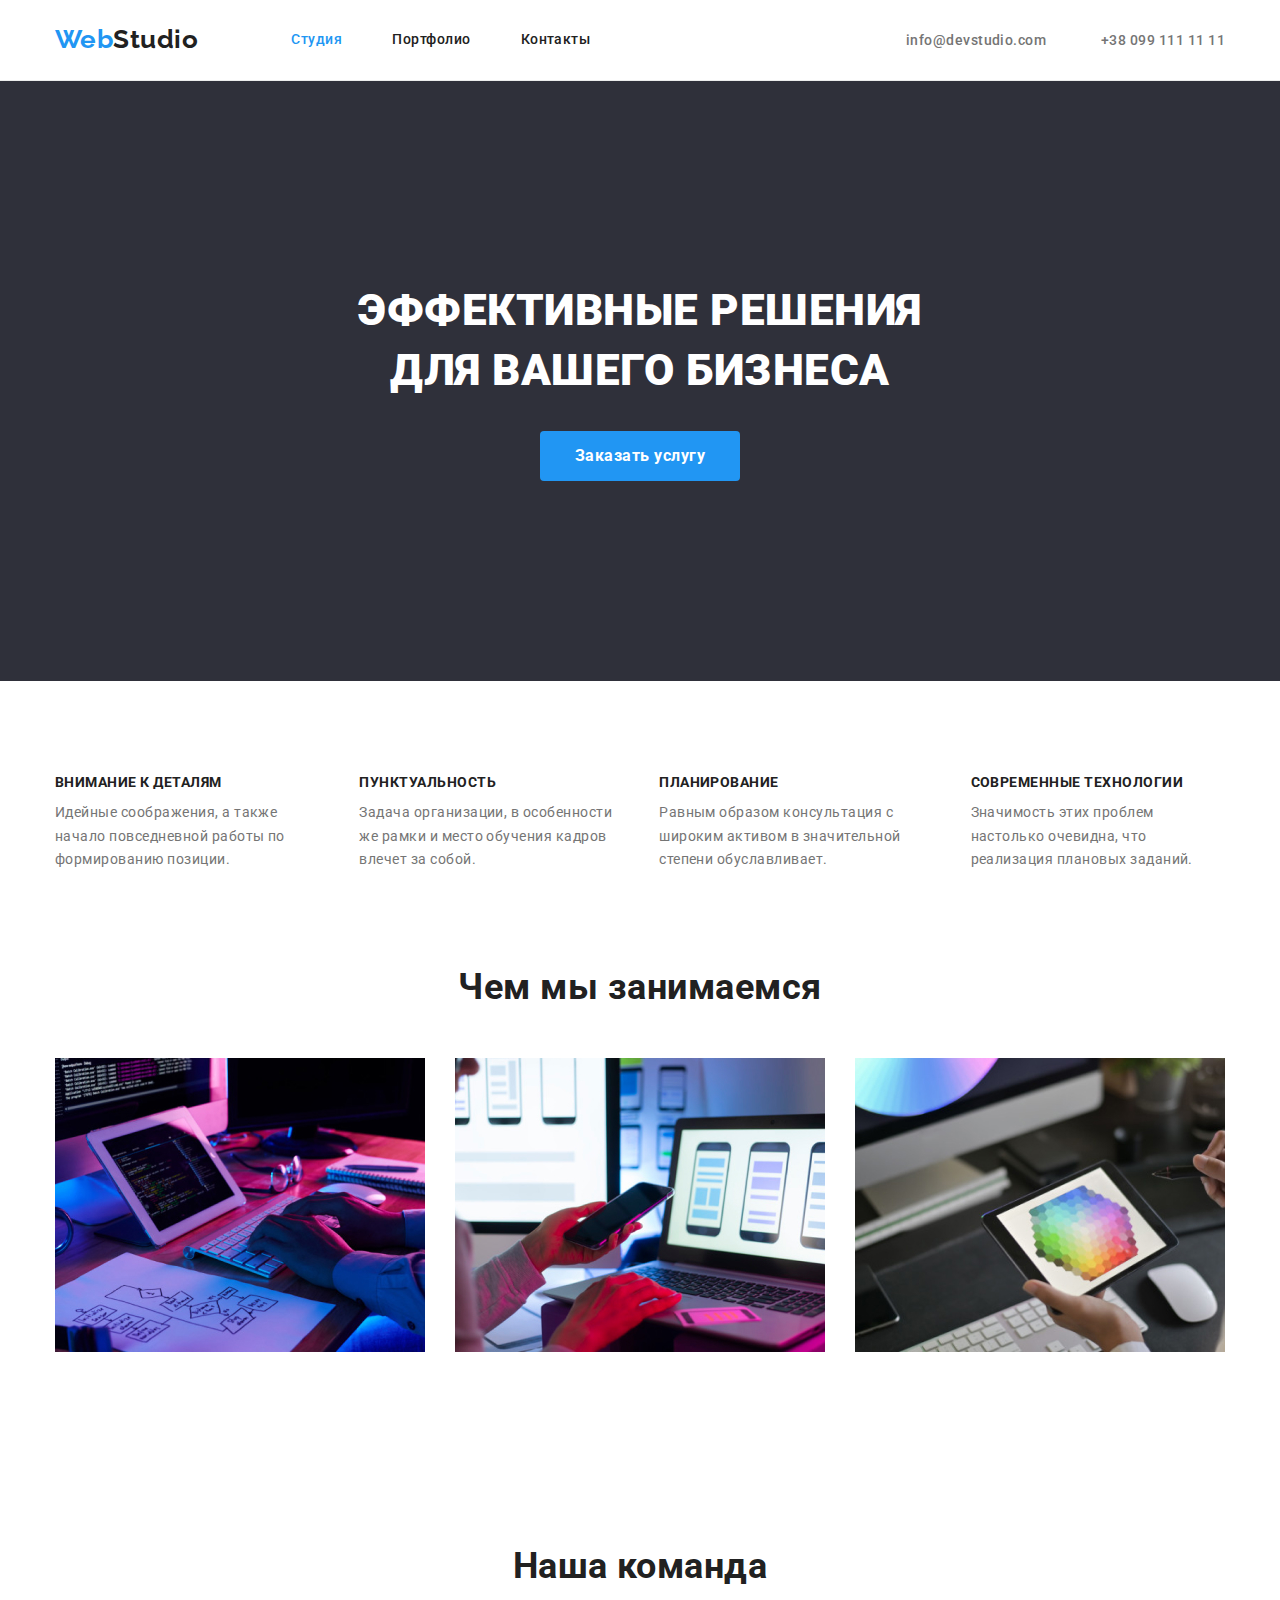
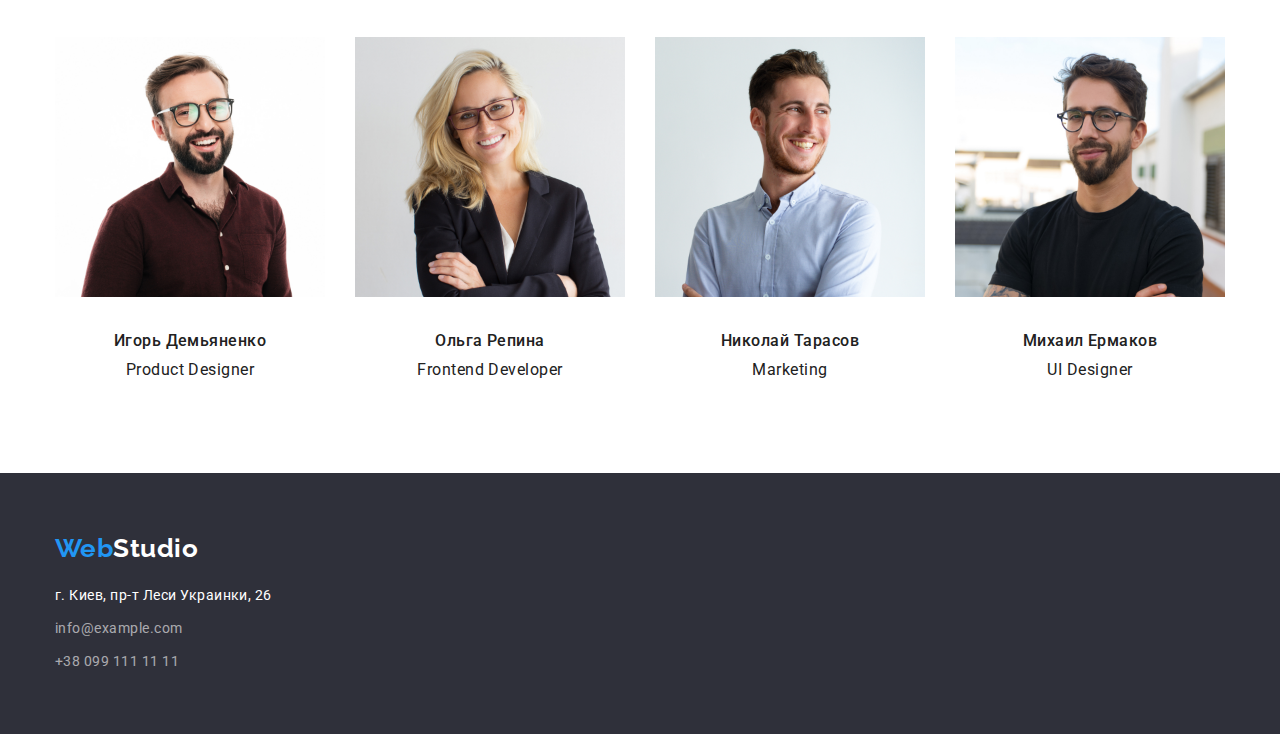
<file: index.html>
<!DOCTYPE html>
<html lang="ru">
<head>
    <meta charset="UTF-8">
    <meta name="viewport" content="width=device-width, initial-scale=1.0">
    <title>Студия</title>
    <link rel="preconnect" href="https://fonts.gstatic.com">
    <link href="https://fonts.googleapis.com/css2?family=Raleway:wght@700&family=Roboto:wght@400;500;700;900&display=swap"
          rel="stylesheet">
    <link rel="stylesheet" href="https://cdnjs.cloudflare.com/ajax/libs/modern-normalize/1.0.0/modern-normalize.min.css">
    <link rel="stylesheet" href="./css/styles.css">
</head>
<body>
    <!-- Шапка сайта -->
    <header class="page-header line">
        <div class="container main-nav">
        <nav class="flex">
            <a href="./index.html" class="logotype"><span class="logo">Web</span>Studio</a>
            <ul class="site-nav">
                <li class="item"><a href="" class="link current">Студия</a></li>
                <li class="item"><a href="./portfolio.html" class="link">Портфолио</a></li>
                <li class="item"><a href="" class="link">Контакты</a></li>
            </ul>
        </nav>
        <address class="address-list">
            <a href="mailto:info@devstudio.com" class="address">info@devstudio.com</a>
            <a href="tel:+380991111111" class="address">+38 099 111 11 11</a>
        </address>
        </div>
    </header>

    <main>
    <!-- Герой -->
    <section class="hero">
        <h1 class="hero-title">Эффективные решения<br> для вашего бизнеса</h1>
        <a href="" class="hero-link">Заказать услугу</a>
    </section>

    <!-- Преимущества -->
    <section class="section">
        <div class="container">
        <!-- Заголовок скрыть! -->
        <h2 class="none">Преимущества</h2>
        <ul class="feature-list">
            <li class="feature-item">
                <h3 class="paragraph-title">Внимание к деталям</h3>
                <p class="section-paragraph">Идейные соображения, а также начало повседневной работы по формированию позиции.</p>
            </li>
            <li class="feature-item">
                <h3 class="paragraph-title">Пунктуальность</h3>
                <p class="section-paragraph">Задача организации, в особенности же рамки и место обучения кадров влечет за собой.</p>
            </li>
            <li class="feature-item">
                <h3 class="paragraph-title">Планирование</h3>
                <p class="section-paragraph">Равным образом консультация с широким активом в значительной степени обуславливает.</p>
            </li>
            <li class="feature-item">
                <h3 class="paragraph-title">Современные технологии</h3>
                <p class="section-paragraph">Значимость этих проблем настолько очевидна, что реализация плановых заданий.</p>
            </li>
        </ul>
        </div>
    </section>

    <!-- Чем мы занимаемся -->
    <section class="section class">
        <div class="container">
        <h2 class="section-title">Чем мы занимаемся</h2>
        <ul class="section-list">
            <li class="section-item"> 
                <img src="./images/r1.jpg" alt="Написание кода" width="370">
            </li>
            <li class="section-item">
                <a href="">
                    <img src="./images/r2.jpg" alt="Сравнение функций" width="370">
                </a>
            </li>
            <li class="section-item">
                <a href="">
                    <img src="./images/r3.jpg" alt="Оформление дизайна" width="370">
                </a>
            </li>
        </ul>
        </div>
    </section>

    <!-- Команда -->
    <section class="section">
        <div class="container">
        <h2 class="section-title">Наша команда</h2>
        <ul class="team">
            <li class="team-item">
                <img src="./images/img1.jpg" alt="Личная фотография" width="270">
                <h3 class="title-team">Игорь Демьяненко</h3>
                <p class="text-team">Product Designer</p>
            </li>
            <li class="team-item">
                <img src="./images/img2.jpg" alt="Личная фотография" width="270">
                <h3 class="title-team">Ольга Репина</h3>
                <p class="text-team">Frontend Developer</p>
            </li>
            <li class="team-item">
                <img src="./images/img3.jpg" alt="Личная фотография" width="270">
                <h3 class="title-team">Николай Тарасов</h3>
                <p class="text-team">Marketing</p>
            </li>
            <li class="team-item">
                <img src="./images/img4.jpg" alt="Личная фотография" width="270">
                <h3 class="title-team">Михаил Ермаков</h3>
                <p class="text-team">UI Designer</p>
            </li>
        </ul>
        </div>
    </section>
    </main>

    <footer class="footer">
        <div class="container">
        <a href="./index.html" class="logotype"><span class="logo">Web</span>Studio</a>
        <address class="footer-address">
            г. Киев, пр-т Леси Украинки, 26 <br />
            <a href="mailto:info@example.com" class="footer-link">info@example.com</a>
            <a href="tel:+380991111111" class="footer-link">+38 099 111 11 11</a>
        </address>
        </div>
    </footer>
</body>
</html>
</file>
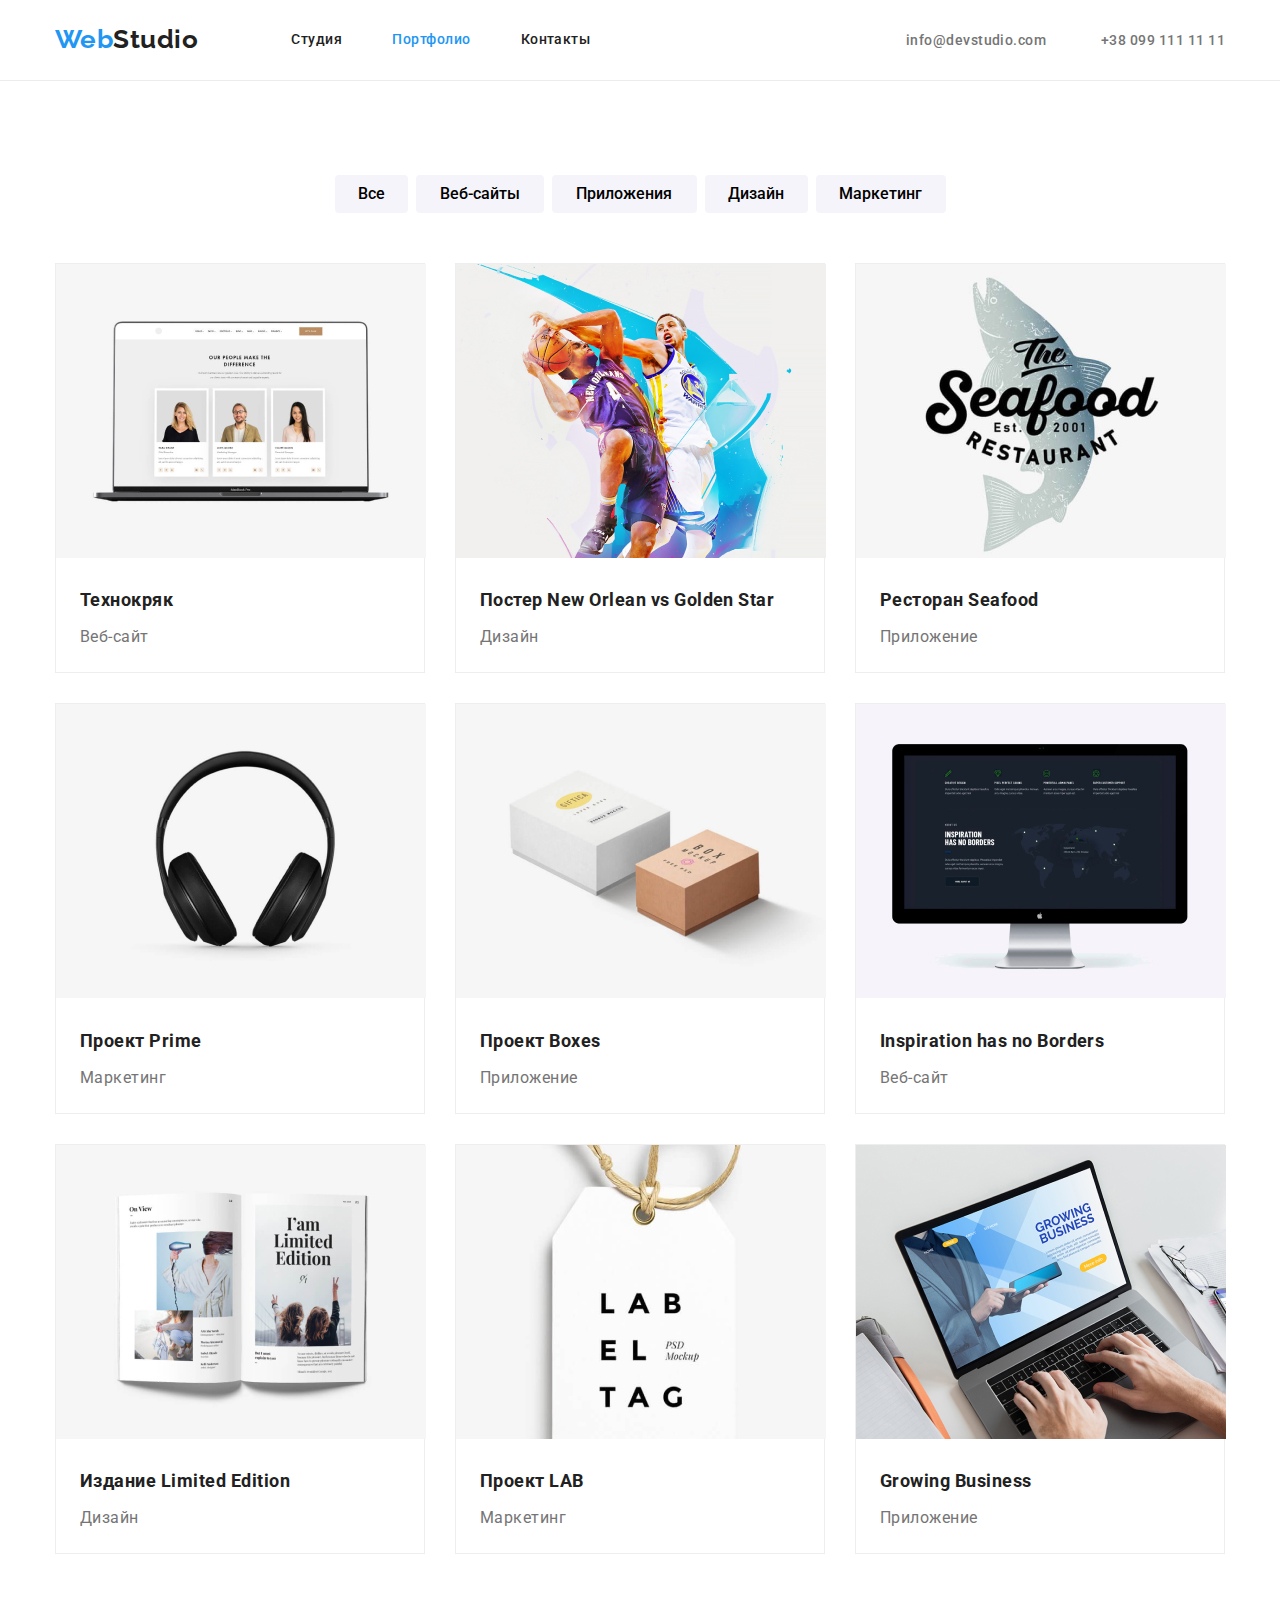
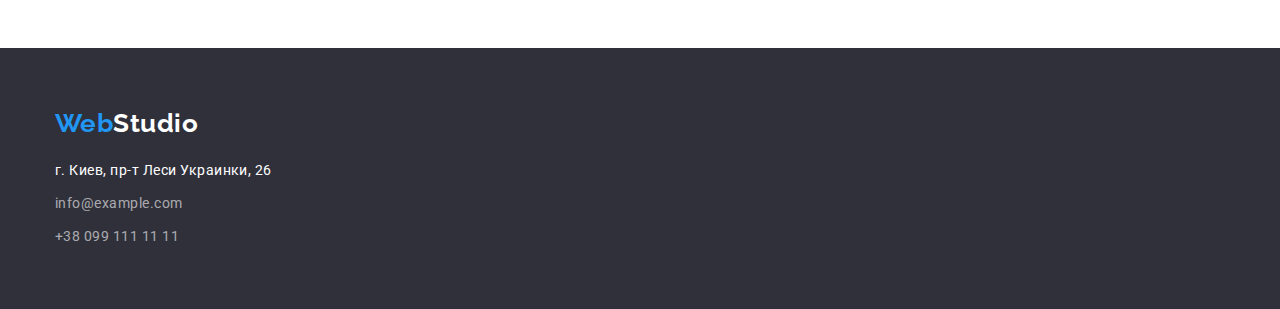
<file: portfolio.html>
<!DOCTYPE html>
<html lang="ru">
<head>
    <meta charset="UTF-8">
    <meta name="viewport" content="width=device-width, initial-scale=1.0">
    <title>Портфолио</title>
    <link rel="preconnect" href="https://fonts.gstatic.com">
    <link href="https://fonts.googleapis.com/css2?family=Raleway:wght@700&family=Roboto:wght@400;500;700;900&display=swap"
          rel="stylesheet">
    <link rel="stylesheet" href="https://cdnjs.cloudflare.com/ajax/libs/modern-normalize/1.0.0/modern-normalize.min.css">
    <link rel="stylesheet" href="./css/styles.css">
</head>
<body>
    <!-- Шапка сайта -->
    <header class="page-header line">
        <div class="container main-nav">
        <nav class="flex">
            <a href="./index.html" class="logotype"><span class="logo">Web</span>Studio</a>
            <ul class="site-nav">
                <li class="item"><a href="./index.html" class="link">Студия</a></li>
                <li class="item"><a href="" class="link current">Портфолио</a></li>
                <li class="item"><a href="" class="link">Контакты</a></li>
            </ul>
        </nav>
        <address class="address-list">
            <a href="mailto:info@devstudio.com" class="address">info@devstudio.com</a>
            <a href="tel:+380991111111" class="address">+38 099 111 11 11</a>
        </address>
        </div>
    </header>

    <main>
        <section class="section works">
            <div class="container">
            <!-- Заголовок скрыть! -->
            <h1 class="none">Портфолио</h1>
            <ul class="local-nav">
                <li class="button"><button type="button" class="all">Все</button>
                <li class="button"><button type="button" class="websites">Веб-сайты</button>
                <li class="button"><button type="button" class="app">Приложения</button>
                <li class="button"><button type="button" class="design">Дизайн</button>
                <li class="button"><button type="button" class="marketing">Маркетинг</button>
            </ul>
            <ul class="list-nav">
                <li class="flex-element">
                    <img src="./images/imgr1.jpg" alt="Личные фотографии на экране ноутбука" width="370">
                    <h3 class="title-works">Технокряк</h3>
                    <p class="paragraph-works">Веб-сайт</p>
                </li>
                <li class="flex-element">
                    <img src="./images/imgr2.jpg" alt="Двое парней играют в баскетбол" width="370">
                    <h3 class="title-works">Постер New Orlean vs Golden Star</h3>
                    <p class="paragraph-works">Дизайн</p>
                </li>
                <li class="flex-element">
                    <img src="./images/imgr3.jpg" alt="Постер ресторана" width="370">
                    <h3 class="title-works">Ресторан Seafood</h3>
                    <p class="paragraph-works">Приложение</p>
                </li>
                <li class="flex-element">
                    <img src="./images/imgr4.jpg" alt="Черные наушники" width="370">
                    <h3 class="title-works">Проект Prime</h3>
                    <p class="paragraph-works">Маркетинг</p>
                </li>
                <li class="flex-element">
                    <img src="./images/imgr5.jpg" alt="Две коробки" width="370">
                    <h3 class="title-works">Проект Boxes</h3>
                    <p class="paragraph-works">Приложение</p>
                </li>
                <li class="flex-element">
                    <img src="./images/imgr6.jpg" alt="Компьютер" width="370">
                    <h3 class="title-works">Inspiration has no Borders</h3>
                    <p class="paragraph-works">Веб-сайт</p>
                </li>
                <li class="flex-element">
                    <img src="./images/imgr7.jpg" alt="Журнал" width="370">
                    <h3 class="title-works">Издание Limited Edition</h3>
                    <p class="paragraph-works">Дизайн</p>
                </li>
                <li class="flex-element">
                    <img src="./images/imgr8.jpg" alt="Лейбл" width="370">
                    <h3 class="title-works">Проект LAB</h3>
                    <p class="paragraph-works">Маркетинг</p>
                </li>
                <li class="flex-element">
                    <img src="./images/imgr9.jpg" alt="Ноутбук" width="370">
                    <h3 class="title-works">Growing Business</h3>
                    <p class="paragraph-works">Приложение</p>
                </li>
            </ul>
            </div>
        </section>
    </main>

    <footer class="footer">
        <div class="container">
        <a href="./index.html" class="logotype"><span class="logo">Web</span>Studio</a>
        <address class="footer-address">
            г. Киев, пр-т Леси Украинки, 26 <br />
            <a href="mailto:info@example.com" class="footer-link">info@example.com</a>
            <a href="tel:+380991111111" class="footer-link">+38 099 111 11 11</a>
        </address>
        </div>
    </footer>
</body>
</html>
</file>
<file: css/styles.css>
:root {
  --primary-text-color: #212121;
  --secondary-text-color: #ffffff;
  --paragraph-text-color: #757575;
  --accent-color: #2196f3;
  --background-button-color: #f5f4fa;
  --background-footer-color: #2f303a;
}

body {
  background-color: var(--secondary-text-color);
  color: var(--primary-text-color);

  font-family: Roboto, sans-serif;
  font-size: 16px;
  letter-spacing: 0.03em;
}

.main-nav {
  display: flex;
  align-items: center;
}

.container {
  width: 1200px;
  padding-left: 15px;
  padding-right: 15px;
  margin-left: auto;
  margin-right: auto;
}

.section {
  padding-top: 94px;
  padding-bottom: 94px;
}

.flex {
  display: flex;
}

.footer .logotype {
  display: block;
  margin-bottom: 20px;
}

.footer-link {
  display: block;
  margin-top: 9px;
}

.flex .logotype {
  display: flex;
  margin-right: 93px;
  padding-top: 24px;
  padding-bottom: 25px;
}

.logotype {
  font-family: Raleway, sans-serif;
  font-weight: 700;
  font-size: 26px;
  line-height: 1.19;
}

.site-nav {
  display: flex;
  padding: 0;
  margin: 0;
}

.site-nav .item:not(:last-child) {
  margin-right: 50px;
}

.site-nav .link {
  display: block;
  padding-top: 32px;
  padding-bottom: 32px;

  font-weight: 500;
  font-size: 14px;
  line-height: 1.14;
}

.address-list {
  margin-left: auto;
}

.address-list .address:not(:last-child) {
  margin-right: 50px;
}

.address-list .address {
  padding-top: 32px;
  padding-bottom: 32px;
}

.line {
  border-bottom: 1px solid #ececec;
}

button {
  font-family: inherit;
  font-size: inherit;
  background-color: var(--background-button-color);
  font-weight: 500;
  line-height: 1.63;
  text-align: center;
  border-radius: 4px;
  padding: 6px 22px;
  min-width: 73px;
  height: 38px;
  text-align: center;
  border: transparent;
}

.button:not(:last-child) {
  margin-right: 8px;
}

.websites {
  min-width: 128px;
}

.app {
  min-width: 145px;
}

.design {
  min-width: 103px;
}

.marketing {
  min-width: 130px;
}

.hero {
  padding-top: 200px;
  padding-bottom: 200px;

  text-align: center;
}

.hero-title {
  margin-bottom: 30px;

  color: var(--secondary-text-color);

  font-weight: 900;
  font-size: 44px;
  line-height: 1.36;
  text-transform: uppercase;
}

.hero-link {
  display: flex;
  align-items: center;
  padding-top: 10px;
  padding-bottom: 10px;
  padding-right: 32px;
  padding-left: 32px;
  margin-left: auto;
  margin-right: auto;
  justify-content: center;

  color: var(--secondary-text-color);
  background-color: var(--accent-color);

  font-weight: 700;
  line-height: 1.88;
  text-align: center;
  width: 200px;
  height: 50px;
  border-radius: 4px;
}

.none {
  display: none;
}

.feature-list {
  display: flex;
}

.feature-list .feature-item:not(:last-child) {
  margin-right: 30px;
}

.footer {
  padding: 60px 0;
}

.section-list {
  display: flex;
  width: 1170px;
}

.section-item {
  width: calc((100% - 60px) / 3);
  margin-right: 30px;
}

.section-item:nth-child(3n) {
  margin-right: 0;
}

.section-title {
  font-weight: 700;
  font-size: 36px;
  line-height: 1.17;
  text-align: center;

  margin-bottom: 50px;
}

.section.class {
  padding-top: 0;
}

h1,
h2,
h3,
h4,
h5,
h6,
p,
ul {
  margin-top: 0;
  margin-bottom: 0;
}

ul {
  padding: 0;
}

.paragraph-title {
  margin-bottom: 10px;

  font-weight: 700;
  font-size: 14px;
  line-height: 1.14;
  text-transform: uppercase;
}

.section-paragraph {
  font-weight: 400;
  font-size: 14px;
  line-height: 1.71;

  margin: 0;
}

.team {
  display: flex;
  width: 1170px;
}

.team-item {
  width: calc((100% - 90px) / 4);
  margin-right: 30px;
}

.team-item:nth-child(4n) {
  margin-right: 0;
}

.title-team {
  font-size: 16px;
  font-weight: 500;
  line-height: 1.19;
  text-align: center;

  margin-top: 30px;
}

.text-team {
  font-weight: 400;
  line-height: 1.19;
  text-align: center;

  margin-top: 10px;
}

.link {
  font-weight: 500;
  font-size: 14px;
  line-height: 1.14;
}

.address {
  font-weight: 500;
  font-size: 14px;
  line-height: 1.14;
}

.footer-address {
  color: var(--secondary-text-color);

  font-style: normal;
  font-weight: 400;
  font-size: 14px;
  line-height: 1.71;
}

.footer-link {
  color: rgb(255, 255, 255, 0.6);
}

.flex-element {
  width: calc((100% - 60px) / 3);
  margin-right: 30px;
  margin-bottom: 30px;

  border: 1px solid #eeeeee;
}

.flex-element:nth-child(3n) {
  margin-right: 0;
}

.flex-element:nth-last-child(-n + 3) {
  margin-bottom: 0;
}

.local-nav,
.list-nav {
  display: flex;
  flex-wrap: wrap;
}

.list-nav {
  width: 1170px;
}

.local-nav {
  margin-left: auto;
  margin-right: auto;
  margin-bottom: 50px;

  text-align: center;
  justify-content: center;
}

.title-works {
  margin-top: 20px;
  margin-bottom: 4px;
  padding-left: 24px;

  font-weight: 700;
  font-size: 18px;
  line-height: 2;
}

.paragraph-works {
  padding-left: 24px;
  padding-bottom: 20px;

  color: var(--paragraph-text-color);

  font-weight: 400;
  font-size: 16px;
  line-height: 1.87;
}

.footer {
  color: var(--secondary-text-color);
}

.hero,
.footer {
  background-color: var(--background-footer-color);
}

ul {
  list-style: none;
}

a {
  font-style: normal;
  text-decoration: none;
  color: inherit;
}

.logo,
.site-nav .link:hover,
.site-nav .link:focus,
.address:hover,
.address:focus {
  color: var(--accent-color);
}

.site-nav .link.current {
  color: var(--accent-color);
}

.address,
.section-paragraph {
  color: var(--paragraph-text-color);
}

.local-nav .link:hover,
.local-nav .link:focus,
button:hover,
button:focus {
  color: var(--secondary-text-color);
  background-color: var(--accent-color);
}
</file>
